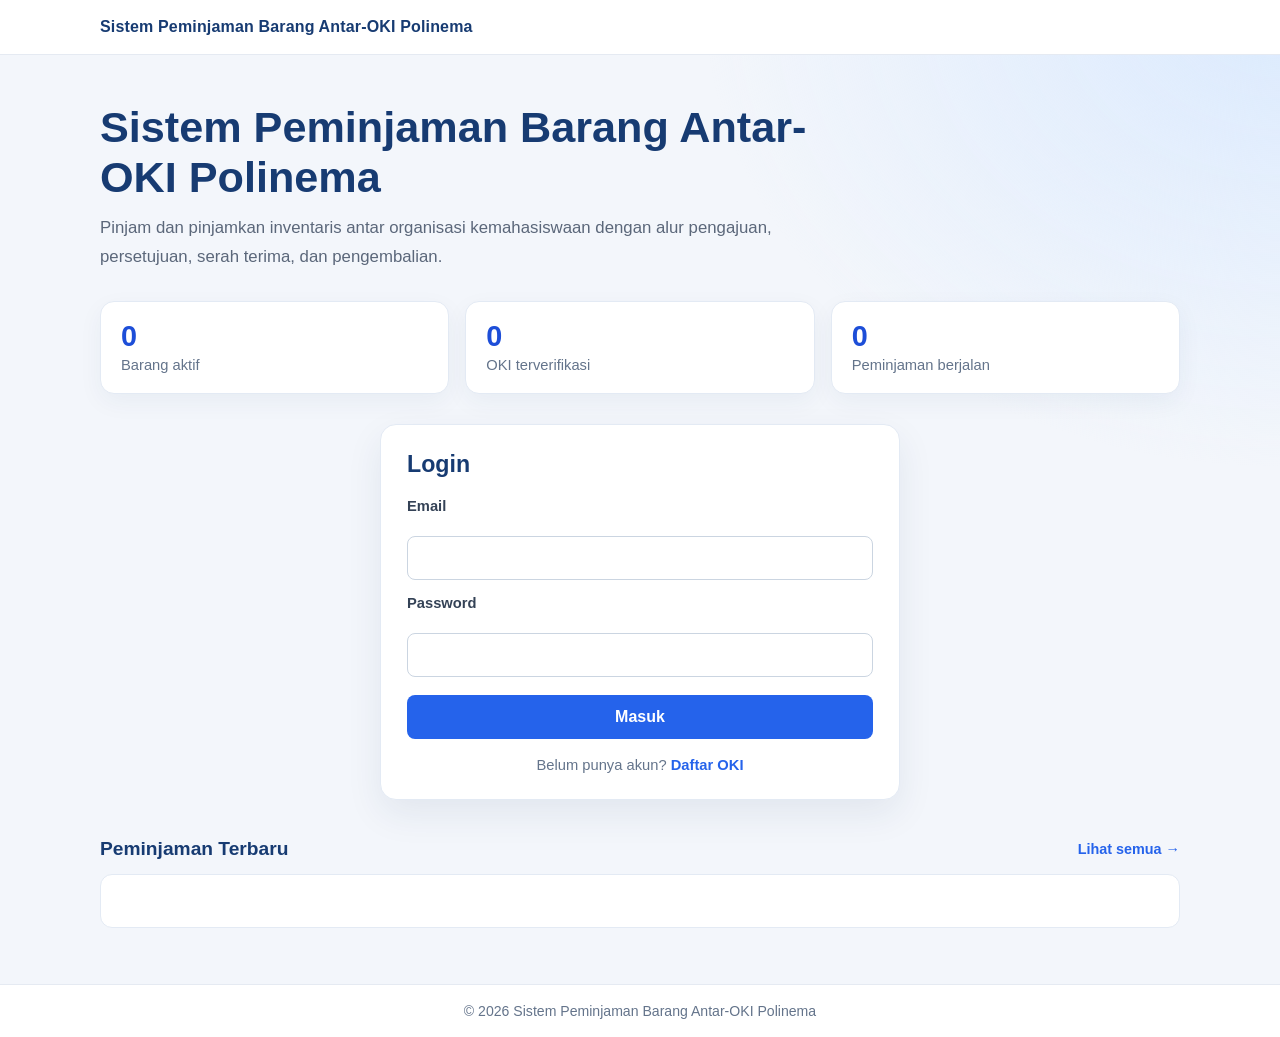
<file: index.html>
<!DOCTYPE html>
<html lang="id">
<head>
  <meta charset="UTF-8" />
  <meta name="viewport" content="width=device-width, initial-scale=1.0" />
  <title>Beranda</title>
  <link rel="stylesheet" href="assets/style.css" />
</head>
<body class="home-page">
  <header class="topbar">
    <div class="container">
      <div class="brand">Sistem Peminjaman Barang Antar-OKI Polinema</div>
    </div>
  </header>

  <main class="container">

      <h2>Sistem Peminjaman Barang Antar-OKI Polinema</h2>
      <p>Pinjam dan pinjamkan inventaris antar organisasi kemahasiswaan dengan alur pengajuan, persetujuan, serah terima, dan pengembalian.</p>

      <div class="stat-grid">
        <div class="stat"><strong>0</strong><span>Barang aktif</span></div>
        <div class="stat"><strong>0</strong><span>OKI terverifikasi</span></div>
        <div class="stat"><strong>0</strong><span>Peminjaman berjalan</span></div>
      </div>

      <div id="login" class="login-panel">
        <h2>Login</h2>
        <form method="post" action="login.html">
          <label for="email">Email</label>
          <input type="email" id="email" name="email" value="" required />

          <label for="password">Password</label>
          <input type="password" id="password" name="password" required />

          <button type="submit">Masuk</button>
        </form>

        <p>Belum punya akun? <a href="register.html" target="_blank" rel="noopener">Daftar OKI</a></p>
      </div>

      <h3>Peminjaman Terbaru <a class="lihat-semua" href="login.html">Lihat semua →</a></h3>
      <div class="table-responsive">
        <table>
          <thead>
          </thead>
          <tbody>
    
        </table>
      </div>
    </section>
  </main>

  <footer>© 2026 Sistem Peminjaman Barang Antar-OKI Polinema</footer>
</body>
</html>
</file>
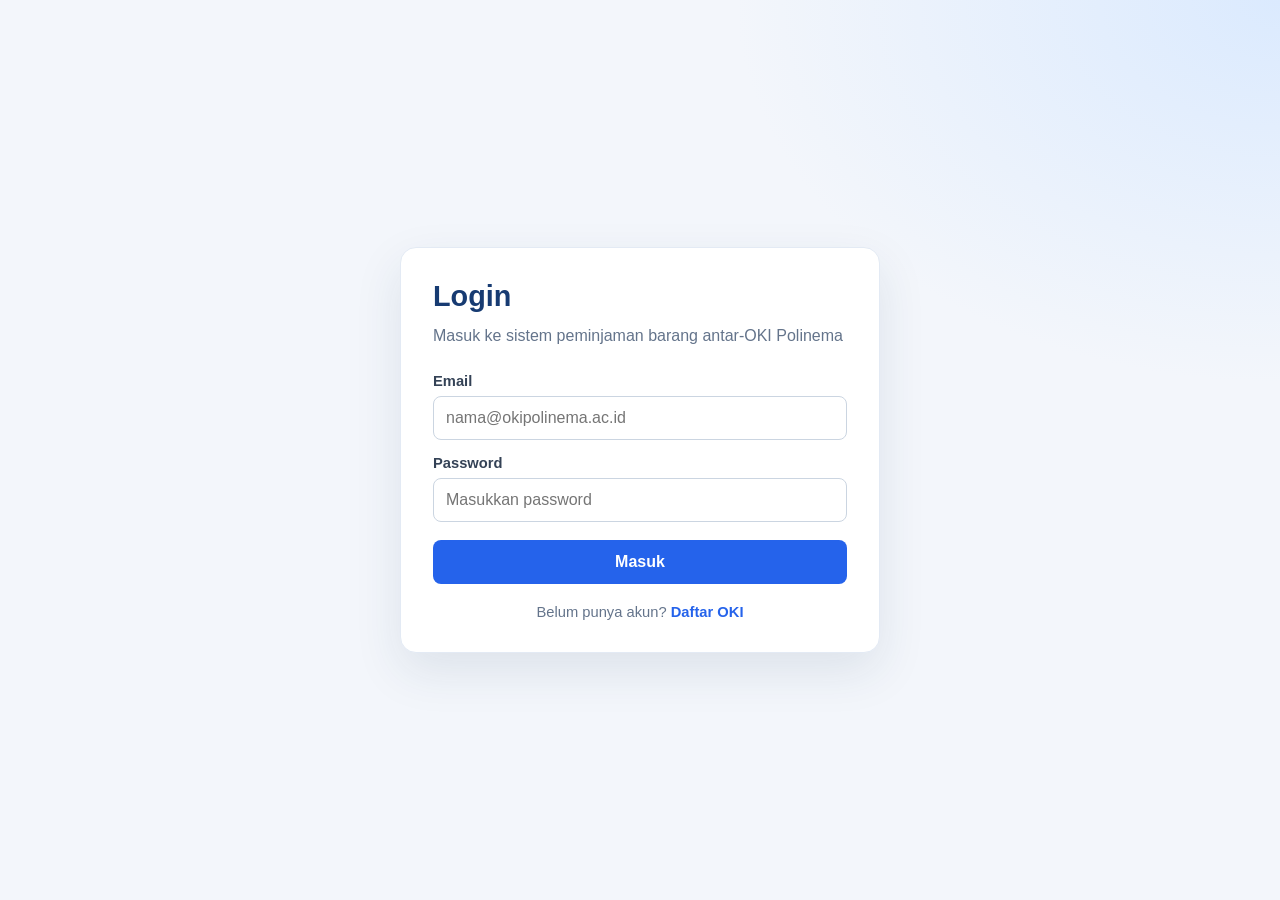
<file: login.html>
<!DOCTYPE html>
<html lang="id">
<head>
  <meta charset="UTF-8" />
  <meta name="viewport" content="width=device-width, initial-scale=1.0" />
  <title>Login</title>
  <link rel="stylesheet" href="assets/style.css" />
</head>
<body class="auth-page login-page">
  <main class="card">
    <h1>Login</h1>
    <p>Masuk ke sistem peminjaman barang antar-OKI Polinema</p>
    <form action="index.html" method="post">
      <div>
        <label for="email">Email</label>
        <input type="email" id="email" name="email" placeholder="nama@okipolinema.ac.id" required />
      </div>
      <div>
        <label for="password">Password</label>
        <input type="password" id="password" name="password" placeholder="Masukkan password" required />
      </div>
      <button type="submit">Masuk</button>
    </form>
    <div class="secondary">
      Belum punya akun? <a href="register.html">Daftar OKI</a>
    </div>
  </main>
</body>
</html>
</file>
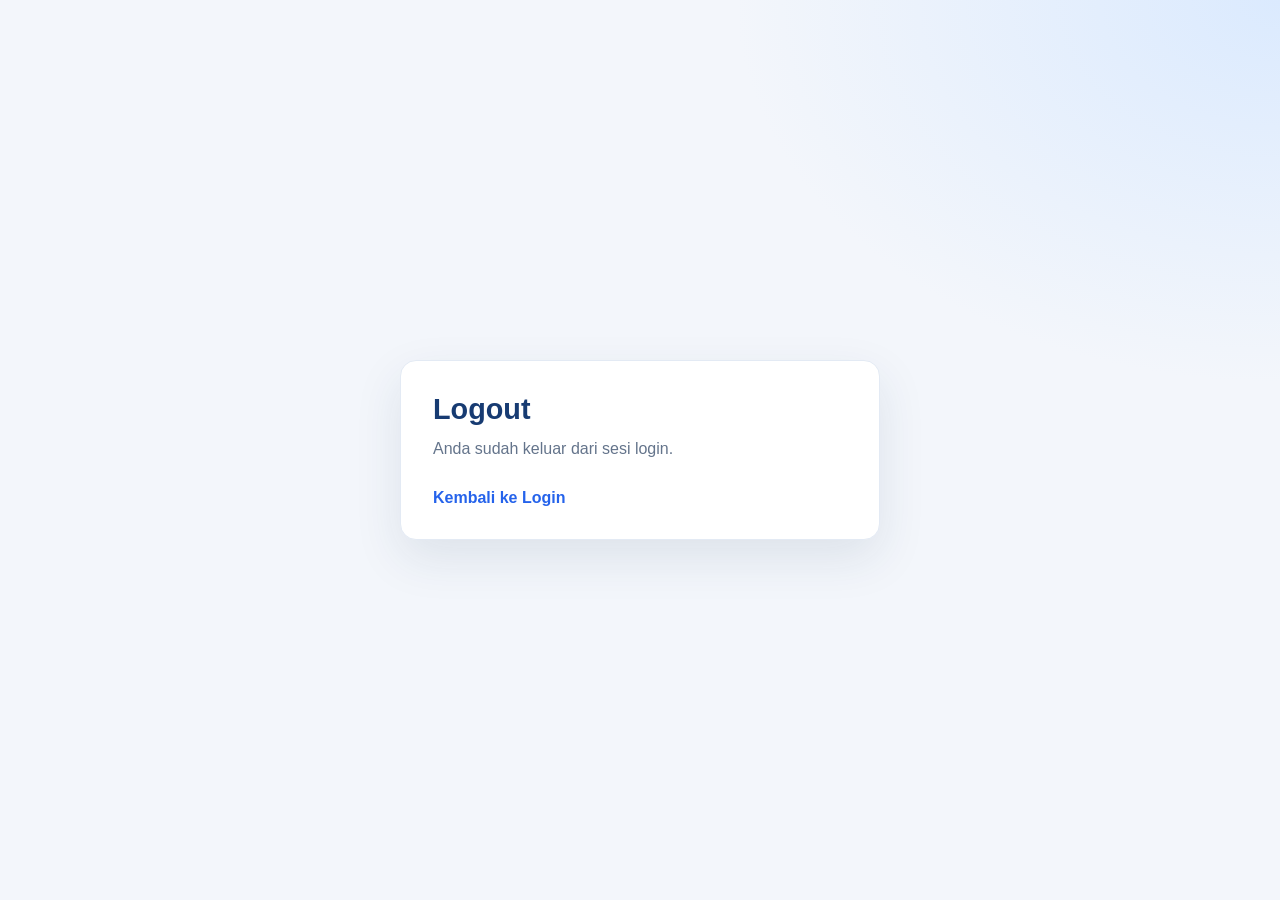
<file: logout.html>
<!DOCTYPE html>
<html lang="id">
<head>
  <meta charset="UTF-8" />
  <meta name="viewport" content="width=device-width, initial-scale=1.0" />
  <title>Logout</title>
  <link rel="stylesheet" href="assets/style.css" />
</head>
<body class="auth-page logout-page">
  <main class="card">
    <h1>Logout</h1>
    <p>Anda sudah keluar dari sesi login.</p>
    <a href="login.html">Kembali ke Login</a>
  </main>
</body>
</html>
</file>
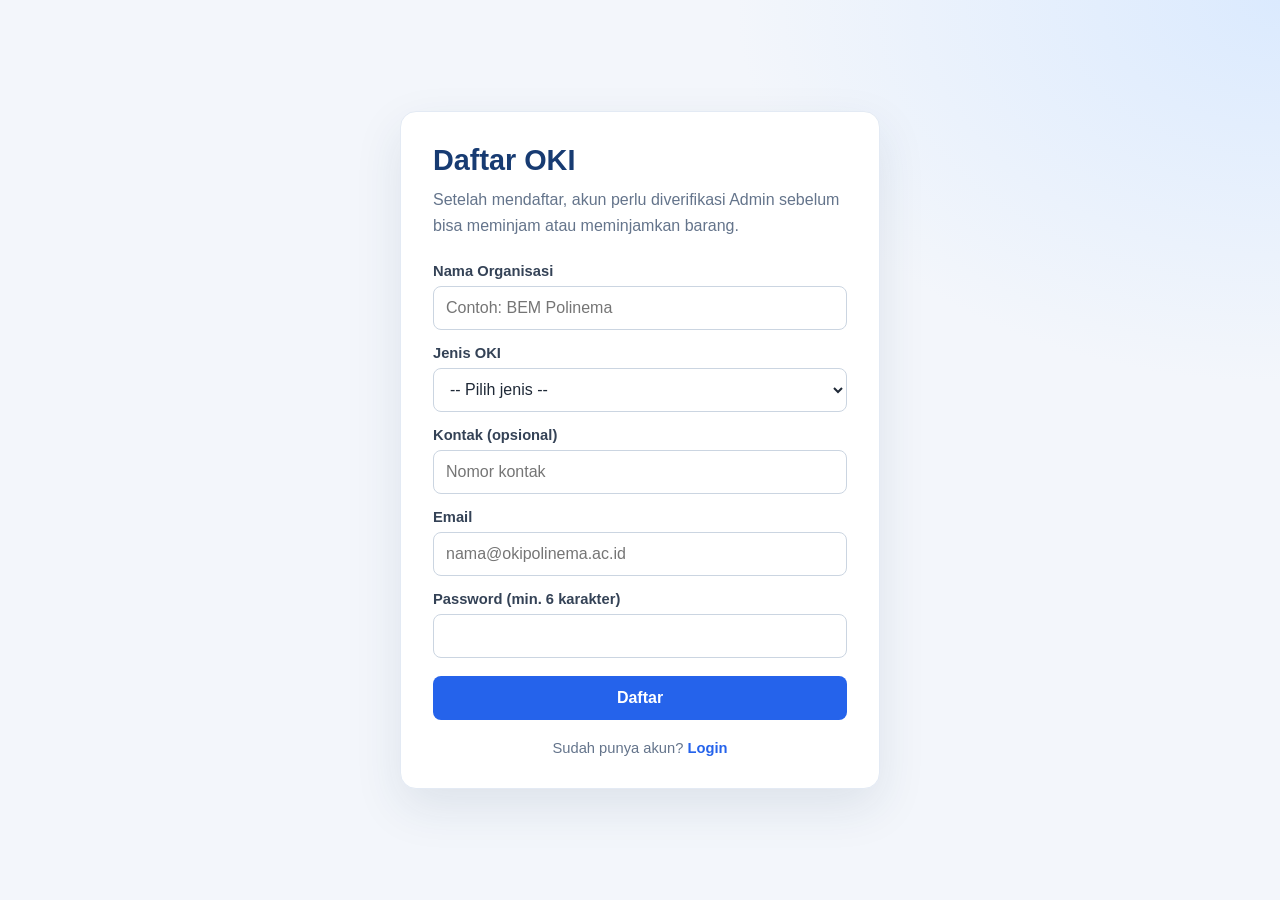
<file: register.html>
<!DOCTYPE html>
<html lang="id">
<head>
  <meta charset="UTF-8" />
  <meta name="viewport" content="width=device-width, initial-scale=1.0" />
  <title>Daftar OKI</title>
  <link rel="stylesheet" href="assets/style.css" />
</head>
<body class="auth-page register-page">
  <main class="card">
    <h1>Daftar OKI</h1>
    <p class="description">Setelah mendaftar, akun perlu diverifikasi Admin sebelum bisa meminjam atau meminjamkan barang.</p>
    <form action="index.html" method="post">
      <div>
        <label for="nama">Nama Organisasi</label>
        <input type="text" id="nama" name="nama" maxlength="150" placeholder="Contoh: BEM Polinema" required />
      </div>
      <div>
        <label for="jenis">Jenis OKI</label>
        <select id="jenis" name="jenis" required>
          <option value="">-- Pilih jenis --</option>
          <option value="BEM">BEM</option>
          <option value="HMJ">HMJ</option>
          <option value="UKM">UKM</option>
          <option value="Lembaga">Lembaga</option>
        </select>
      </div>
      <div>
        <label for="kontak">Kontak (opsional)</label>
        <input type="text" id="kontak" name="kontak" maxlength="20" placeholder="Nomor kontak" />
      </div>
      <div>
        <label for="email">Email</label>
        <input type="email" id="email" name="email" placeholder="nama@okipolinema.ac.id" required />
      </div>
      <div>
        <label for="password">Password (min. 6 karakter)</label>
        <input type="password" id="password" name="password" minlength="6" required />
      </div>
      <button type="submit">Daftar</button>
    </form>
    <div class="secondary">
      Sudah punya akun? <a href="login.html">Login</a>
    </div>
  </main>
</body>
</html>
</file>
<file: assets/style.css>
:root {
  color-scheme: light;
  font-family: "Segoe UI", Arial, sans-serif;
  color: #1f2937;
  background: #f3f6fb;
  font-synthesis: none;
  text-rendering: optimizeLegibility;
  -webkit-font-smoothing: antialiased;
  -moz-osx-font-smoothing: grayscale;
}

* {
  box-sizing: border-box;
}

body {
  min-width: 320px;
  min-height: 100vh;
  margin: 0;
}

a {
  color: #2563eb;
  font-weight: 600;
  text-decoration: none;
}

a:hover {
  color: #1d4ed8;
  text-decoration: underline;
}

button,
input,
select {
  font: inherit;
}

.container {
  width: min(100% - 32px, 1080px);
  margin-inline: auto;
}

.home-page {
  display: flex;
  flex-direction: column;
  background:
    radial-gradient(ellipse at top right, #dbeafe 0, transparent 36rem),
    #f3f6fb;
}

.topbar {
  padding: 18px 0;
  background: #ffffff;
  border-bottom: 1px solid #e5eaf2;
}

.brand {
  color: #173b72;
  font-size: 1rem;
  font-weight: 750;
  letter-spacing: 0.01em;
}

.home-page main.container {
  flex: 1;
  padding-block: 48px 56px;
}

.home-page main > h2 {
  max-width: 760px;
  margin: 0 0 12px;
  color: #173b72;
  font-size: clamp(1.8rem, 4vw, 2.7rem);
  line-height: 1.15;
}

.home-page main > p {
  max-width: 720px;
  margin: 0;
  color: #5b677a;
  font-size: 1.05rem;
  line-height: 1.7;
}

.stat-grid {
  display: grid;
  grid-template-columns: repeat(3, minmax(0, 1fr));
  gap: 16px;
  margin: 30px 0;
}

.stat {
  display: flex;
  flex-direction: column;
  gap: 6px;
  padding: 20px;
  background: #ffffff;
  border: 1px solid #e3eaf4;
  border-radius: 14px;
  box-shadow: 0 8px 24px rgb(26 54 93 / 5%);
}

.stat strong {
  color: #1d4ed8;
  font-size: 1.8rem;
  line-height: 1;
}

.stat span {
  color: #64748b;
  font-size: 0.92rem;
}

.login-panel {
  max-width: 520px;
  margin: 0 auto 38px;
  padding: 26px;
  background: #ffffff;
  border: 1px solid #e3eaf4;
  border-radius: 16px;
  box-shadow: 0 14px 36px rgb(26 54 93 / 8%);
}

.login-panel h2 {
  margin: 0 0 20px;
  color: #173b72;
  font-size: 1.45rem;
}

.login-panel form,
.card form {
  display: grid;
  gap: 15px;
}

label {
  display: block;
  margin-bottom: 7px;
  color: #344256;
  font-size: 0.92rem;
  font-weight: 650;
}

input,
select {
  width: 100%;
  min-height: 44px;
  padding: 10px 12px;
  color: #1f2937;
  background: #ffffff;
  border: 1px solid #cbd5e1;
  border-radius: 8px;
  outline: none;
  transition: border-color 150ms ease, box-shadow 150ms ease;
}

input:focus,
select:focus {
  border-color: #3b82f6;
  box-shadow: 0 0 0 3px rgb(59 130 246 / 16%);
}

button {
  min-height: 44px;
  padding: 10px 16px;
  color: #ffffff;
  font-weight: 700;
  background: #2563eb;
  border: 0;
  border-radius: 8px;
  cursor: pointer;
  transition: background-color 150ms ease, transform 150ms ease;
}

button:hover {
  background: #1d4ed8;
}

button:active {
  transform: translateY(1px);
}

.login-panel form button,
.card form button {
  width: 100%;
  margin-top: 3px;
}

.login-panel > p {
  margin: 18px 0 0;
  color: #64748b;
  font-size: 0.92rem;
  text-align: center;
}

.home-page main > h3 {
  display: flex;
  align-items: center;
  justify-content: space-between;
  gap: 16px;
  margin: 0 0 14px;
  color: #173b72;
  font-size: 1.2rem;
}

.lihat-semua {
  white-space: nowrap;
  font-size: 0.9rem;
}

.table-responsive {
  overflow-x: auto;
  min-height: 54px;
  background: #ffffff;
  border: 1px solid #e3eaf4;
  border-radius: 12px;
}

table {
  width: 100%;
  border-collapse: collapse;
}

th,
td {
  padding: 13px 16px;
  border-bottom: 1px solid #e8edf4;
  text-align: left;
}

th {
  color: #475569;
  background: #f8fafc;
  font-size: 0.88rem;
}

.home-page footer {
  padding: 18px 16px;
  color: #64748b;
  background: #ffffff;
  border-top: 1px solid #e5eaf2;
  font-size: 0.88rem;
  text-align: center;
}

.auth-page {
  display: grid;
  place-items: center;
  padding: 24px 16px;
  background:
    radial-gradient(ellipse at top right, #dbeafe 0, transparent 34rem),
    #f3f6fb;
}

.card {
  width: min(100%, 480px);
  padding: 32px;
  background: #ffffff;
  border: 1px solid #e3eaf4;
  border-radius: 16px;
  box-shadow: 0 18px 48px rgb(26 54 93 / 10%);
}

.card h1 {
  margin: 0 0 10px;
  color: #173b72;
  font-size: 1.8rem;
}

.card > p {
  margin: 0 0 24px;
  color: #64748b;
  line-height: 1.6;
}

.card .secondary {
  margin-top: 20px;
  color: #64748b;
  font-size: 0.92rem;
  text-align: center;
}

.logout-page .card > a {
  display: inline-block;
  margin-top: 4px;
}

@media (max-width: 600px) {
  .home-page main.container {
    padding-block: 32px 40px;
  }

  .stat-grid {
    grid-template-columns: 1fr;
    gap: 10px;
    margin-block: 22px;
  }

  .stat {
    padding: 16px;
  }

  .login-panel,
  .card {
    padding: 22px;
  }

  .home-page main > h3 {
    align-items: flex-start;
    flex-direction: column;
    gap: 6px;
  }
}
</file>
